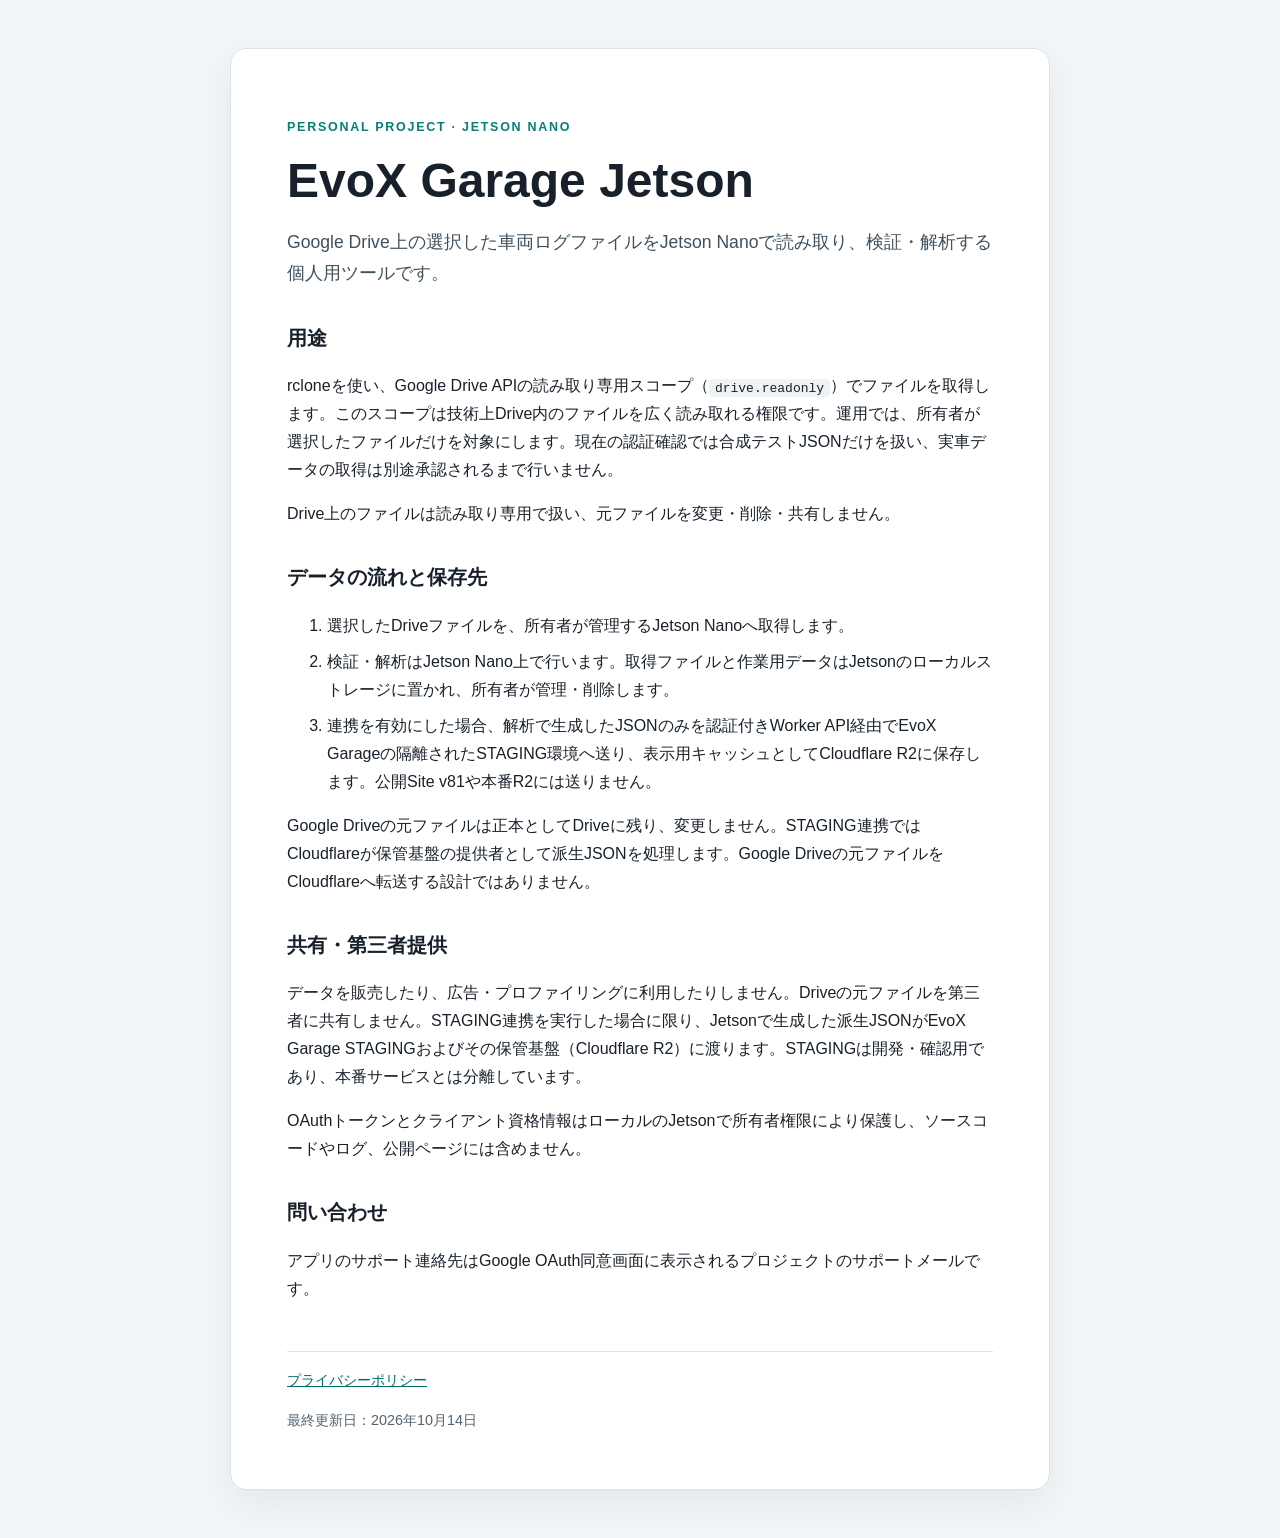
<file: docs/index.html>
<!doctype html>
<html lang="ja">
<head>
  <meta charset="utf-8">
  <meta name="viewport" content="width=device-width, initial-scale=1">
  <meta name="description" content="EvoX Garage Jetsonの個人用Google Drive連携アプリについて">
  <title>EvoX Garage Jetson</title>
  <link rel="stylesheet" href="style.css">
</head>
<body>
  <main>
    <header>
      <p class="eyebrow">PERSONAL PROJECT · JETSON NANO</p>
      <h1>EvoX Garage Jetson</h1>
      <p class="lead">Google Drive上の選択した車両ログファイルをJetson Nanoで読み取り、検証・解析する個人用ツールです。</p>
    </header>
    <section aria-labelledby="purpose">
      <h2 id="purpose">用途</h2>
      <p>rcloneを使い、Google Drive APIの読み取り専用スコープ（<code>drive.readonly</code>）でファイルを取得します。このスコープは技術上Drive内のファイルを広く読み取れる権限です。運用では、所有者が選択したファイルだけを対象にします。現在の認証確認では合成テストJSONだけを扱い、実車データの取得は別途承認されるまで行いません。</p>
      <p>Drive上のファイルは読み取り専用で扱い、元ファイルを変更・削除・共有しません。</p>
    </section>
    <section aria-labelledby="flow">
      <h2 id="flow">データの流れと保存先</h2>
      <ol>
        <li>選択したDriveファイルを、所有者が管理するJetson Nanoへ取得します。</li>
        <li>検証・解析はJetson Nano上で行います。取得ファイルと作業用データはJetsonのローカルストレージに置かれ、所有者が管理・削除します。</li>
        <li>連携を有効にした場合、解析で生成したJSONのみを認証付きWorker API経由でEvoX Garageの隔離されたSTAGING環境へ送り、表示用キャッシュとしてCloudflare R2に保存します。公開Site v81や本番R2には送りません。</li>
      </ol>
      <p>Google Driveの元ファイルは正本としてDriveに残り、変更しません。STAGING連携ではCloudflareが保管基盤の提供者として派生JSONを処理します。Google Driveの元ファイルをCloudflareへ転送する設計ではありません。</p>
    </section>
    <section aria-labelledby="sharing">
      <h2 id="sharing">共有・第三者提供</h2>
      <p>データを販売したり、広告・プロファイリングに利用したりしません。Driveの元ファイルを第三者に共有しません。STAGING連携を実行した場合に限り、Jetsonで生成した派生JSONがEvoX Garage STAGINGおよびその保管基盤（Cloudflare R2）に渡ります。STAGINGは開発・確認用であり、本番サービスとは分離しています。</p>
      <p>OAuthトークンとクライアント資格情報はローカルのJetsonで所有者権限により保護し、ソースコードやログ、公開ページには含めません。</p>
    </section>
    <section aria-labelledby="contact">
      <h2 id="contact">問い合わせ</h2>
      <p>アプリのサポート連絡先はGoogle OAuth同意画面に表示されるプロジェクトのサポートメールです。</p>
    </section>
    <footer>
      <a href="privacy.html">プライバシーポリシー</a>
      <p>最終更新日：2026年10月14日</p>
    </footer>
  </main>
</body>
</html>
</file>
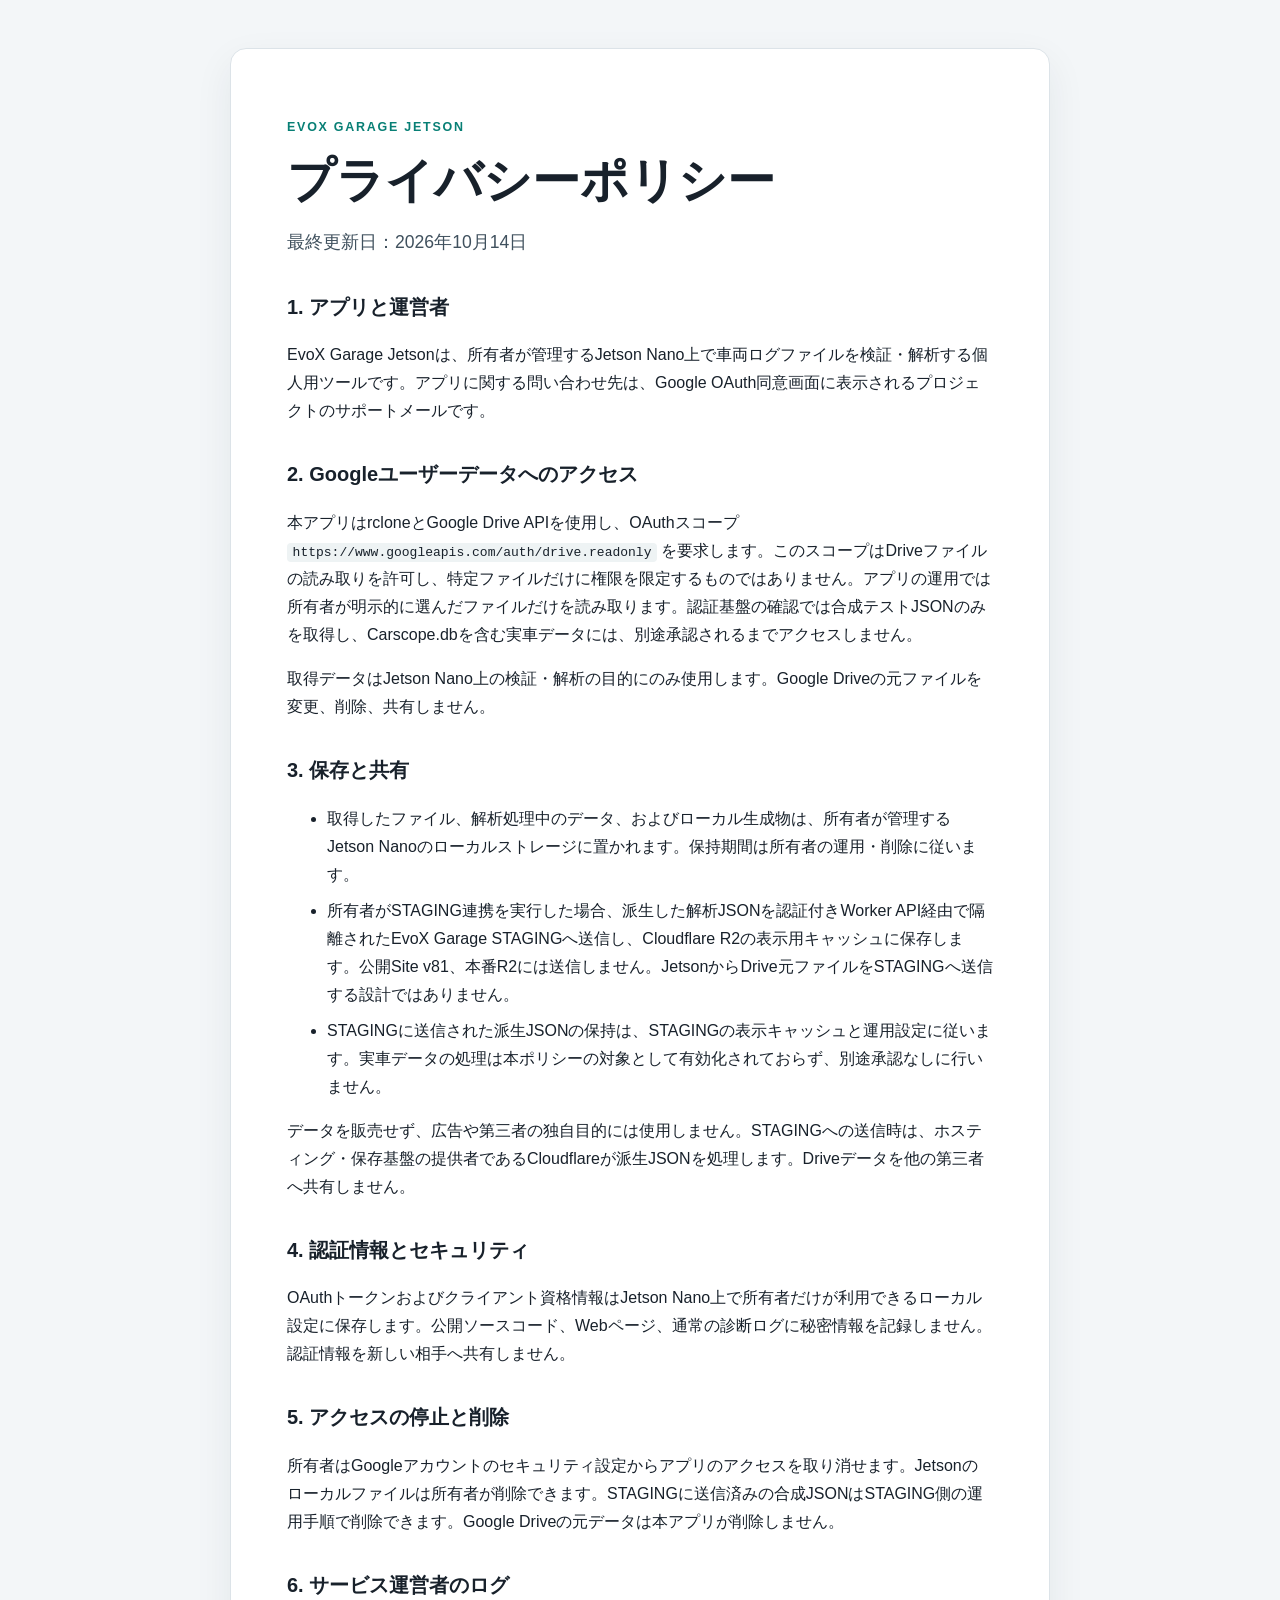
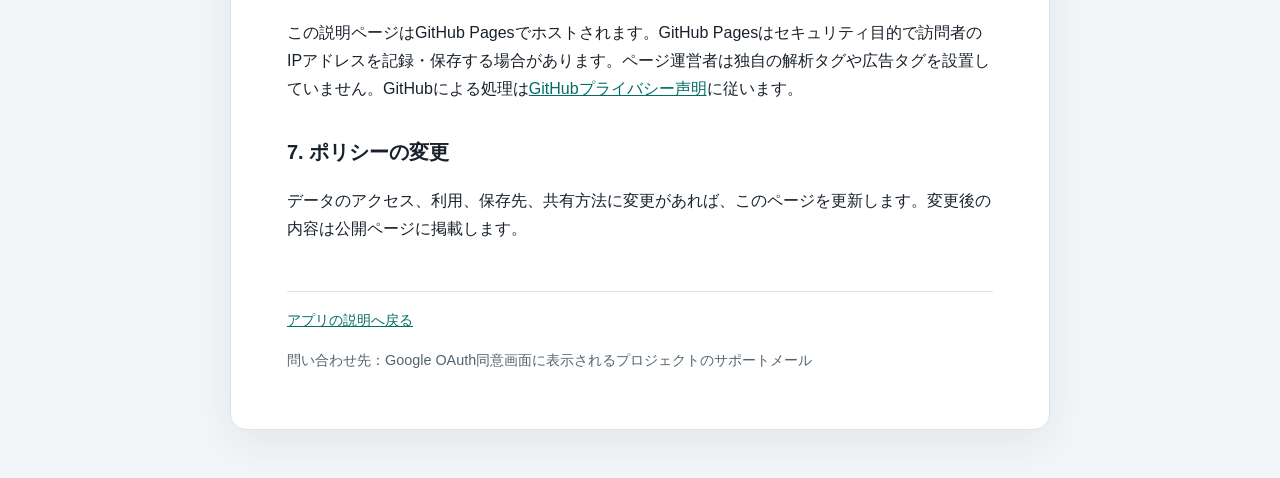
<file: docs/privacy.html>
<!doctype html>
<html lang="ja">
<head>
  <meta charset="utf-8">
  <meta name="viewport" content="width=device-width, initial-scale=1">
  <meta name="description" content="EvoX Garage Jetsonのプライバシーポリシー">
  <title>プライバシーポリシー | EvoX Garage Jetson</title>
  <link rel="stylesheet" href="style.css">
</head>
<body>
  <main>
    <header>
      <p class="eyebrow">EVOX GARAGE JETSON</p>
      <h1>プライバシーポリシー</h1>
      <p class="lead">最終更新日：2026年10月14日</p>
    </header>
    <section>
      <h2>1. アプリと運営者</h2>
      <p>EvoX Garage Jetsonは、所有者が管理するJetson Nano上で車両ログファイルを検証・解析する個人用ツールです。アプリに関する問い合わせ先は、Google OAuth同意画面に表示されるプロジェクトのサポートメールです。</p>
    </section>
    <section>
      <h2>2. Googleユーザーデータへのアクセス</h2>
      <p>本アプリはrcloneとGoogle Drive APIを使用し、OAuthスコープ <code>https://www.googleapis.com/auth/drive.readonly</code> を要求します。このスコープはDriveファイルの読み取りを許可し、特定ファイルだけに権限を限定するものではありません。アプリの運用では所有者が明示的に選んだファイルだけを読み取ります。認証基盤の確認では合成テストJSONのみを取得し、Carscope.dbを含む実車データには、別途承認されるまでアクセスしません。</p>
      <p>取得データはJetson Nano上の検証・解析の目的にのみ使用します。Google Driveの元ファイルを変更、削除、共有しません。</p>
    </section>
    <section>
      <h2>3. 保存と共有</h2>
      <ul>
        <li>取得したファイル、解析処理中のデータ、およびローカル生成物は、所有者が管理するJetson Nanoのローカルストレージに置かれます。保持期間は所有者の運用・削除に従います。</li>
        <li>所有者がSTAGING連携を実行した場合、派生した解析JSONを認証付きWorker API経由で隔離されたEvoX Garage STAGINGへ送信し、Cloudflare R2の表示用キャッシュに保存します。公開Site v81、本番R2には送信しません。JetsonからDrive元ファイルをSTAGINGへ送信する設計ではありません。</li>
        <li>STAGINGに送信された派生JSONの保持は、STAGINGの表示キャッシュと運用設定に従います。実車データの処理は本ポリシーの対象として有効化されておらず、別途承認なしに行いません。</li>
      </ul>
      <p>データを販売せず、広告や第三者の独自目的には使用しません。STAGINGへの送信時は、ホスティング・保存基盤の提供者であるCloudflareが派生JSONを処理します。Driveデータを他の第三者へ共有しません。</p>
    </section>
    <section>
      <h2>4. 認証情報とセキュリティ</h2>
      <p>OAuthトークンおよびクライアント資格情報はJetson Nano上で所有者だけが利用できるローカル設定に保存します。公開ソースコード、Webページ、通常の診断ログに秘密情報を記録しません。認証情報を新しい相手へ共有しません。</p>
    </section>
    <section>
      <h2>5. アクセスの停止と削除</h2>
      <p>所有者はGoogleアカウントのセキュリティ設定からアプリのアクセスを取り消せます。Jetsonのローカルファイルは所有者が削除できます。STAGINGに送信済みの合成JSONはSTAGING側の運用手順で削除できます。Google Driveの元データは本アプリが削除しません。</p>
    </section>
    <section>
      <h2>6. サービス運営者のログ</h2>
      <p>この説明ページはGitHub Pagesでホストされます。GitHub Pagesはセキュリティ目的で訪問者のIPアドレスを記録・保存する場合があります。ページ運営者は独自の解析タグや広告タグを設置していません。GitHubによる処理は<a href="https://docs.github.com/en/site-policy/privacy-policies/github-privacy-statement">GitHubプライバシー声明</a>に従います。</p>
    </section>
    <section>
      <h2>7. ポリシーの変更</h2>
      <p>データのアクセス、利用、保存先、共有方法に変更があれば、このページを更新します。変更後の内容は公開ページに掲載します。</p>
    </section>
    <footer>
      <a href="index.html">アプリの説明へ戻る</a>
      <p>問い合わせ先：Google OAuth同意画面に表示されるプロジェクトのサポートメール</p>
    </footer>
  </main>
</body>
</html>
</file>
<file: docs/style.css>
:root {
  color-scheme: light;
  font-family: -apple-system, BlinkMacSystemFont, "Segoe UI", "Noto Sans JP", sans-serif;
  color: #18212b;
  background: #f3f6f8;
  line-height: 1.75;
}
* { box-sizing: border-box; }
body { margin: 0; padding: 3rem 1.25rem; }
main { max-width: 820px; margin: 0 auto; padding: clamp(1.5rem, 5vw, 3.5rem); background: #fff; border: 1px solid #dce3e8; border-radius: 16px; box-shadow: 0 14px 38px rgb(23 45 61 / 7%); }
.eyebrow { color: #087f75; font-size: .78rem; font-weight: 700; letter-spacing: .14em; }
h1 { margin: .25rem 0 1rem; font-size: clamp(2rem, 6vw, 3rem); line-height: 1.2; }
h2 { margin-top: 2rem; font-size: 1.25rem; }
.lead { color: #40515e; font-size: 1.1rem; }
code { overflow-wrap: anywhere; padding: .1rem .35rem; background: #eef3f4; border-radius: 4px; }
a { color: #006d66; }
li + li { margin-top: .5rem; }
footer { margin-top: 3rem; padding-top: 1rem; border-top: 1px solid #dce3e8; color: #53636f; font-size: .9rem; }
footer p { margin-bottom: 0; }
@media (max-width: 520px) { body { padding: 1rem .6rem; } main { border-radius: 10px; } }
</file>
